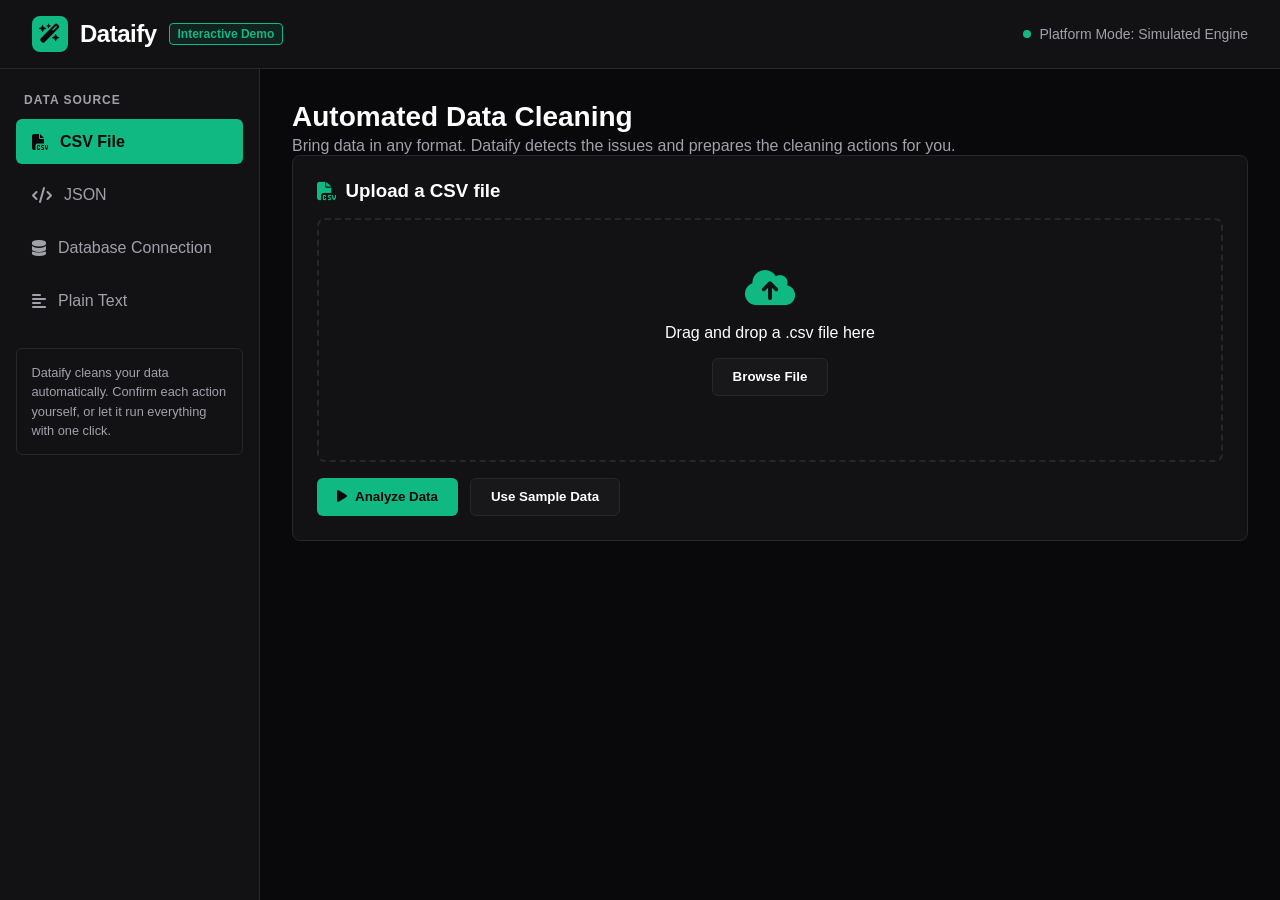
<file: index.html>
<!DOCTYPE html>
<html lang="en">
<head>
    <meta charset="UTF-8">
    <meta name="viewport" content="width=device-width, initial-scale=1.0">
    <title>Dataify - Interactive Platform Demonstration</title>
    <link rel="stylesheet" href="./Demo/style.css">
    <link rel="stylesheet" href="https://cdnjs.cloudflare.com/ajax/libs/font-awesome/6.4.0/css/all.min.css">
</head>
<body>
<header class="navbar">
    <div class="logo-container">
        <div class="logo-icon"><i class="fa-solid fa-wand-magic-sparkles"></i></div>
        <span class="logo-text">Dataify</span>
        <span class="demo-badge">Interactive Demo</span>
    </div>
    <div class="header-actions">
        <span class="status-indicator"><span class="dot"></span> Platform Mode: Simulated Engine</span>
    </div>
</header>

<main class="main-container">
    <aside class="sidebar">
        <h4>Data Source</h4>
        <ul class="nav-links" id="source-tabs">
            <li class="active" data-source="csv"><i class="fa-solid fa-file-csv"></i> CSV File</li>
            <li data-source="json"><i class="fa-solid fa-code"></i> JSON</li>
            <li data-source="db"><i class="fa-solid fa-database"></i> Database Connection</li>
            <li data-source="text"><i class="fa-solid fa-align-left"></i> Plain Text</li>
        </ul>
        <div class="sidebar-note">
            Dataify cleans your data automatically. Confirm each action yourself, or let it run everything with one click.
        </div>
    </aside>

    <section class="workspace">
        <div class="panel-header">
            <h2>Automated Data Cleaning</h2>
            <p>Bring data in any format. Dataify detects the issues and prepares the cleaning actions for you.</p>
        </div>

        <!-- INPUT -->
        <div class="source-panel active" id="panel-csv">
            <h3><i class="fa-solid fa-file-csv"></i> Upload a CSV file</h3>
            <div class="dropzone" id="dropzone-csv">
                <i class="fa-solid fa-cloud-arrow-up drop-icon"></i>
                <p>Drag and drop a .csv file here</p>
                <input type="file" id="file-csv" accept=".csv" hidden>
                <button class="btn btn-secondary" onclick="document.getElementById('file-csv').click()">Browse File</button>
                <span class="file-name" id="name-csv"></span>
            </div>
            <div class="btn-row">
                <button class="btn btn-primary" onclick="startAnalysis('csv')"><i class="fa-solid fa-play"></i> Analyze Data</button>
                <button class="btn btn-secondary" onclick="startAnalysis('csv', true)">Use Sample Data</button>
            </div>
        </div>

        <div class="source-panel" id="panel-json">
            <h3><i class="fa-solid fa-code"></i> JSON data</h3>
            <p class="hint">Upload a .json file or paste JSON below.</p>
            <div class="btn-row">
                <input type="file" id="file-json" accept=".json" hidden>
                <button class="btn btn-secondary" onclick="document.getElementById('file-json').click()"><i class="fa-solid fa-upload"></i> Upload .json</button>
                <span class="file-name" id="name-json"></span>
            </div>
            <textarea id="text-json" placeholder='[{"id": 101, "name": "John Doe", "age": 28}]'></textarea>
            <div class="btn-row">
                <button class="btn btn-primary" onclick="startAnalysis('json')"><i class="fa-solid fa-play"></i> Analyze Data</button>
                <button class="btn btn-secondary" onclick="startAnalysis('json', true)">Use Sample Data</button>
            </div>
        </div>

        <div class="source-panel" id="panel-db">
            <h3><i class="fa-solid fa-database"></i> Database connection</h3>
            <div class="field-grid">
                <label class="field">Database Type
                    <select id="db-type"><option>PostgreSQL</option><option>MySQL</option><option>SQL Server</option><option>Oracle</option><option>MongoDB</option></select>
                </label>
                <label class="field">Host <input type="text" id="db-host" placeholder="db.company.com"></label>
                <label class="field">Port <input type="text" id="db-port" placeholder="5432"></label>
                <label class="field">Database Name <input type="text" id="db-name" placeholder="sales_db"></label>
                <label class="field">Username <input type="text" id="db-user" placeholder="analyst"></label>
                <label class="field">Password <input type="password" id="db-pass" placeholder="••••••••"></label>
                <label class="field">Table / Collection <input type="text" id="db-table" placeholder="customers"></label>
            </div>
            <div class="btn-row">
                <button class="btn btn-primary" onclick="startAnalysis('db')"><i class="fa-solid fa-plug"></i> Connect &amp; Analyze</button>
                <button class="btn btn-secondary" onclick="startAnalysis('db', true)">Use Sample Connection</button>
            </div>
        </div>

        <div class="source-panel" id="panel-text">
            <h3><i class="fa-solid fa-align-left"></i> Plain text</h3>
            <p class="hint">Paste any raw text, logs, or semi-structured records.</p>
            <textarea id="text-text" placeholder="John Doe, 28, $150.00, Active&#10;Jane Smith, N/A, $230.50, active"></textarea>
            <div class="btn-row">
                <button class="btn btn-primary" onclick="startAnalysis('text')"><i class="fa-solid fa-play"></i> Analyze Data</button>
                <button class="btn btn-secondary" onclick="startAnalysis('text', true)">Use Sample Text</button>
            </div>
        </div>

        <!-- ANALYSIS + CLEANING -->
        <div class="section hidden" id="cleaning-section">
            <div class="dataset-preview-container">
                <div class="table-header-info">
                    <h3><i class="fa-solid fa-table"></i> Detected Dataset <span class="badge" id="source-badge"></span></h3>
                    <span class="badge" id="row-count-badge"></span>
                </div>
                <div class="table-wrapper"><table id="data-table"><thead></thead><tbody></tbody></table></div>
            </div>

            <div class="metrics-overview">
                <div class="score-card">
                    <div class="score-circle" id="overall-score">68%</div>
                    <div class="score-label">Data Health Score</div>
                </div>
                <div class="stats-grid">
                    <div class="stat-box"><span class="stat-title">Completeness</span><div class="progress-bar"><div class="progress-fill" style="width:75%"></div></div><span class="stat-val">Missing values found</span></div>
                    <div class="stat-box"><span class="stat-title">Uniqueness</span><div class="progress-bar"><div class="progress-fill" style="width:80%"></div></div><span class="stat-val">Duplicate record found</span></div>
                    <div class="stat-box"><span class="stat-title">Consistency</span><div class="progress-bar"><div class="progress-fill" style="width:60%"></div></div><span class="stat-val">Mixed formats</span></div>
                    <div class="stat-box"><span class="stat-title">Validity</span><div class="progress-bar"><div class="progress-fill" style="width:70%"></div></div><span class="stat-val">Invalid values</span></div>
                </div>
            </div>

            <div class="mode-bar">
                <p><strong>Choose how to proceed:</strong> confirm each cleaning action below, or run every suitable action without confirmation.</p>
                <button class="btn btn-primary" id="btn-auto"><i class="fa-solid fa-bolt"></i> Execute Automatically</button>
            </div>
            <div class="progress-wrap"><div id="progress-bar"></div></div>
            <div class="steps-list" id="steps-container"></div>
        </div>

        <!-- RESULT -->
        <div class="section hidden" id="result-section">
            <div class="execution-summary">
                <div class="result-banner">
                    <div class="result-metric"><span class="lbl">Initial Quality Score</span><span class="val bad">68%</span></div>
                    <i class="fa-solid fa-angles-right arrow-icon"></i>
                    <div class="result-metric"><span class="lbl">Final Quality Score</span><span class="val good" id="final-score">68%</span></div>
                </div>
            </div>
            <div class="audit-section">
                <div class="table-header-info"><h3><i class="fa-solid fa-clipboard-list"></i> Audit Log</h3></div>
                <div class="table-wrapper">
                    <table id="audit-table">
                        <thead><tr><th>Action</th><th>Decision</th><th>Mode</th><th>Time</th></tr></thead>
                        <tbody></tbody>
                    </table>
                </div>
            </div>
            <div class="action-footer">
                <button class="btn btn-secondary" id="btn-download"><i class="fa-solid fa-download"></i> Download Cleaned CSV</button>
                <button class="btn btn-primary" id="btn-restart"><i class="fa-solid fa-rotate-left"></i> Start Over</button>
            </div>
        </div>
    </section>
</main>
<script src="./Demo/script.js"></script>
</body>
</html>
</file>
<file: Demo/style.css>
/* style.css */
:root {
    --bg-black: #09090b;
    --card-bg: #121215;
    --border-color: #27272a;
    --green-primary: #10b981;
    --green-hover: #059669;
    --green-light: rgba(16, 185, 129, 0.1);
    --white: #ffffff;
    --gray-text: #a1a1aa;
    --gray-dark: #18181b;
    --red-alert: #ef4444;
    --yellow-warn: #f59e0b;
}

* {
    margin: 0;
    padding: 0;
    box-sizing: border-box;
    font-family: 'Segoe UI', Tahoma, Geneva, Verdana, sans-serif;
}

body {
    background-color: var(--bg-black);
    color: var(--white);
    display: flex;
    flex-direction: column;
    min-height: 100vh;
}

/* Navbar */
.navbar {
    display: flex;
    justify-content: space-between;
    align-items: center;
    padding: 1rem 2rem;
    background-color: var(--card-bg);
    border-bottom: 1px solid var(--border-color);
}

.logo-container {
    display: flex;
    align-items: center;
    gap: 0.75rem;
}

.logo-icon {
    background-color: var(--green-primary);
    color: var(--bg-black);
    width: 36px;
    height: 36px;
    border-radius: 8px;
    display: flex;
    justify-content: center;
    align-items: center;
    font-size: 1.2rem;
}

.logo-text {
    font-size: 1.5rem;
    font-weight: 700;
    letter-spacing: -0.5px;
}

.demo-badge {
    background-color: var(--green-light);
    color: var(--green-primary);
    border: 1px solid var(--green-primary);
    font-size: 0.75rem;
    padding: 0.2rem 0.5rem;
    border-radius: 4px;
    font-weight: 600;
}

.status-indicator {
    color: var(--gray-text);
    font-size: 0.875rem;
    display: flex;
    align-items: center;
    gap: 0.5rem;
}

.status-indicator .dot {
    width: 8px;
    height: 8px;
    background-color: var(--green-primary);
    border-radius: 50%;
    display: inline-block;
}

/* Main Layout */
.main-container {
    display: flex;
    flex: 1;
}

/* Sidebar */
.sidebar {
    width: 260px;
    background-color: var(--card-bg);
    border-right: 1px solid var(--border-color);
    padding: 1.5rem 1rem;
}

.nav-links {
    list-style: none;
    display: flex;
    flex-direction: column;
    gap: 0.5rem;
}

.nav-links li {
    padding: 0.85rem 1rem;
    border-radius: 6px;
    color: var(--gray-text);
    cursor: pointer;
    transition: all 0.2s ease;
    display: flex;
    align-items: center;
    gap: 0.75rem;
    font-weight: 500;
}

.nav-links li:hover {
    background-color: var(--gray-dark);
    color: var(--white);
}

.nav-links li.active {
    background-color: var(--green-primary);
    color: var(--bg-black);
    font-weight: 600;
}

/* Workspace */
.workspace {
    flex: 1;
    padding: 2rem;
    overflow-y: auto;
}

.step-panel {
    display: none;
    flex-direction: column;
    gap: 1.5rem;
}

.step-panel.active {
    display: flex;
}

.panel-header h2 {
    font-size: 1.75rem;
    margin-bottom: 0.25rem;
}

.panel-header p {
    color: var(--gray-text);
}

/* Buttons */
.btn {
    padding: 0.65rem 1.25rem;
    border-radius: 6px;
    border: none;
    font-weight: 600;
    cursor: pointer;
    transition: background 0.2s;
    display: inline-flex;
    align-items: center;
    gap: 0.5rem;
}

.btn-primary {
    background-color: var(--green-primary);
    color: var(--bg-black);
}

.btn-primary:hover {
    background-color: var(--green-hover);
}

.btn-secondary {
    background-color: var(--gray-dark);
    color: var(--white);
    border: 1px solid var(--border-color);
}

.btn-secondary:hover {
    background-color: var(--border-color);
}

.btn-accept {
    background-color: var(--green-light);
    color: var(--green-primary);
    border: 1px solid var(--green-primary);
}

.btn-reject {
    background-color: rgba(239, 68, 68, 0.1);
    color: var(--red-alert);
    border: 1px solid var(--red-alert);
}

/* Ingestion Section */
.ingest-grid {
    display: grid;
    grid-template-columns: 1fr 1fr;
    gap: 1.5rem;
}

.dropzone, .sample-box {
    background-color: var(--card-bg);
    border: 2px dashed var(--border-color);
    border-radius: 8px;
    padding: 3rem 2rem;
    text-align: center;
    display: flex;
    flex-direction: column;
    align-items: center;
    justify-content: center;
    gap: 1rem;
}

.dropzone:hover {
    border-color: var(--green-primary);
}

.drop-icon, .sample-icon {
    font-size: 2.5rem;
    color: var(--green-primary);
}

/* Data Tables */
.table-wrapper {
    overflow-x: auto;
    background-color: var(--card-bg);
    border: 1px solid var(--border-color);
    border-radius: 8px;
    max-height: 350px;
}

table {
    width: 100%;
    border-collapse: collapse;
    text-align: left;
    font-size: 0.875rem;
}

th, td {
    padding: 0.75rem 1rem;
    border-bottom: 1px solid var(--border-color);
}

th {
    background-color: var(--gray-dark);
    color: var(--gray-text);
    font-weight: 600;
}

/* Dynamic Highlights */
.cell-missing {
    background-color: rgba(239, 68, 68, 0.2);
    color: var(--red-alert);
    font-style: italic;
}

.cell-invalid {
    background-color: rgba(245, 158, 11, 0.2);
    color: var(--yellow-warn);
}

.cell-duplicate {
    background-color: rgba(168, 85, 247, 0.2);
}

/* Profiling Metrics */
.metrics-overview {
    display: flex;
    gap: 2rem;
    background-color: var(--card-bg);
    border: 1px solid var(--border-color);
    padding: 1.5rem;
    border-radius: 8px;
}

.score-card {
    display: flex;
    flex-direction: column;
    align-items: center;
    justify-content: center;
    border-right: 1px solid var(--border-color);
    padding-right: 2rem;
}

.score-circle {
    width: 100px;
    height: 100px;
    border-radius: 50%;
    border: 4px solid var(--yellow-warn);
    display: flex;
    align-items: center;
    justify-content: center;
    font-size: 1.75rem;
    font-weight: 700;
    color: var(--yellow-warn);
    margin-bottom: 0.5rem;
}

.stats-grid {
    flex: 1;
    display: grid;
    grid-template-columns: 1fr 1fr;
    gap: 1rem;
}

.stat-box {
    display: flex;
    flex-direction: column;
    gap: 0.35rem;
}

.stat-title {
    font-size: 0.85rem;
    color: var(--gray-text);
}

.progress-bar {
    height: 8px;
    background-color: var(--gray-dark);
    border-radius: 4px;
    overflow: hidden;
}

.progress-fill {
    height: 100%;
    background-color: var(--green-primary);
}

/* Step Cards for HITL */
.steps-list {
    display: flex;
    flex-direction: column;
    gap: 1.25rem;
}

.step-card {
    background-color: var(--card-bg);
    border: 1px solid var(--border-color);
    border-radius: 8px;
    padding: 1.25rem;
    display: flex;
    flex-direction: column;
    gap: 1rem;
}

.step-card-header {
    display: flex;
    justify-content: space-between;
    align-items: center;
}

.step-title {
    font-size: 1.1rem;
    font-weight: 600;
    display: flex;
    align-items: center;
    gap: 0.5rem;
}

.power-query-desc {
    background-color: var(--gray-dark);
    padding: 0.75rem;
    border-radius: 6px;
    font-size: 0.875rem;
    border-left: 3px solid var(--green-primary);
}

.step-actions {
    display: flex;
    gap: 0.75rem;
    align-items: center;
}

/* Step Status Classes */
.step-card.accepted {
    border-color: var(--green-primary);
}

.step-card.rejected {
    border-color: var(--red-alert);
    opacity: 0.6;
}

/* Execution Summary */
.execution-summary {
    background-color: var(--card-bg);
    border: 1px solid var(--border-color);
    padding: 2rem;
    border-radius: 8px;
    text-align: center;
}

.result-banner {
    display: flex;
    justify-content: center;
    align-items: center;
    gap: 3rem;
}

.result-metric .lbl {
    display: block;
    font-size: 0.875rem;
    color: var(--gray-text);
}

.result-metric .val {
    font-size: 2.5rem;
    font-weight: 700;
}

.val.bad { color: var(--red-alert); }
.val.good { color: var(--green-primary); }

.hidden { display: none !important; }
.badge {
    background-color: var(--gray-dark);
    padding: 0.25rem 0.6rem;
    border-radius: 4px;
    font-size: 0.75rem;
}
/* ===== v2 additions ===== */
.sidebar h4 { color: var(--gray-text); font-size: 0.75rem; text-transform: uppercase; letter-spacing: 1px; margin: 0 0.5rem 0.75rem; }
.sidebar-note { margin-top: 1.5rem; padding: 0.9rem; border: 1px solid var(--border-color); border-radius: 6px; color: var(--gray-text); font-size: 0.8rem; line-height: 1.5; }
.source-panel { display: none; background: var(--card-bg); border: 1px solid var(--border-color); border-radius: 8px; padding: 1.5rem; flex-direction: column; gap: 1rem; }
.source-panel.active { display: flex; }
.source-panel h3 { display: flex; align-items: center; gap: 0.6rem; }
.source-panel h3 i { color: var(--green-primary); }
.source-panel p.hint { color: var(--gray-text); font-size: 0.875rem; }
.btn-row { display: flex; gap: 0.75rem; flex-wrap: wrap; }
.field-grid { display: grid; grid-template-columns: 1fr 1fr; gap: 1rem; }
.field { display: flex; flex-direction: column; gap: 0.35rem; font-size: 0.8rem; color: var(--gray-text); }
input[type=text], input[type=password], select, textarea {
    background: var(--gray-dark); color: var(--white); border: 1px solid var(--border-color);
    border-radius: 6px; padding: 0.65rem 0.8rem; font-size: 0.9rem; outline: none;
}
input:focus, select:focus, textarea:focus { border-color: var(--green-primary); }
textarea { min-height: 150px; resize: vertical; font-family: Consolas, monospace; }
.file-name { color: var(--green-primary); font-size: 0.85rem; }
.section { margin-top: 0.5rem; display: flex; flex-direction: column; gap: 1.25rem; }
.mode-bar { display: flex; justify-content: space-between; align-items: center; gap: 1rem; flex-wrap: wrap;
    background: var(--card-bg); border: 1px solid var(--border-color); border-radius: 8px; padding: 1rem 1.25rem; }
.mode-bar p { color: var(--gray-text); font-size: 0.875rem; max-width: 560px; }
.step-card.applied { border-color: var(--green-primary); }
.step-card.skipped { border-color: var(--yellow-warn); opacity: 0.65; }
.step-card.running { border-color: var(--green-primary); box-shadow: 0 0 0 2px var(--green-light); }
.status-pill { font-size: 0.75rem; padding: 0.25rem 0.6rem; border-radius: 4px; background: var(--gray-dark); color: var(--gray-text); }
.step-card.applied .status-pill { color: var(--green-primary); background: var(--green-light); }
.step-card.skipped .status-pill { color: var(--yellow-warn); }
.step-card.running .status-pill { color: var(--green-primary); }
.btn:disabled { opacity: 0.4; cursor: not-allowed; }
.btn-skip { background: rgba(245,158,11,0.1); color: var(--yellow-warn); border: 1px solid var(--yellow-warn); }
.progress-wrap { height: 6px; background: var(--gray-dark); border-radius: 3px; overflow: hidden; }
.progress-wrap > div { height: 100%; width: 0; background: var(--green-primary); transition: width 0.4s; }
.fixed-cell { color: var(--green-primary); }
.removed-row td { text-decoration: line-through; opacity: 0.4; }
.table-header-info { display: flex; justify-content: space-between; align-items: center; margin-bottom: 0.75rem; }
.table-header-info h3 { display: flex; gap: 0.5rem; align-items: center; }
.score-circle.good { border-color: var(--green-primary); color: var(--green-primary); }
@media (max-width: 800px) { .main-container { flex-direction: column; } .sidebar { width: 100%; } .field-grid, .ingest-grid { grid-template-columns: 1fr; } }
</file>
